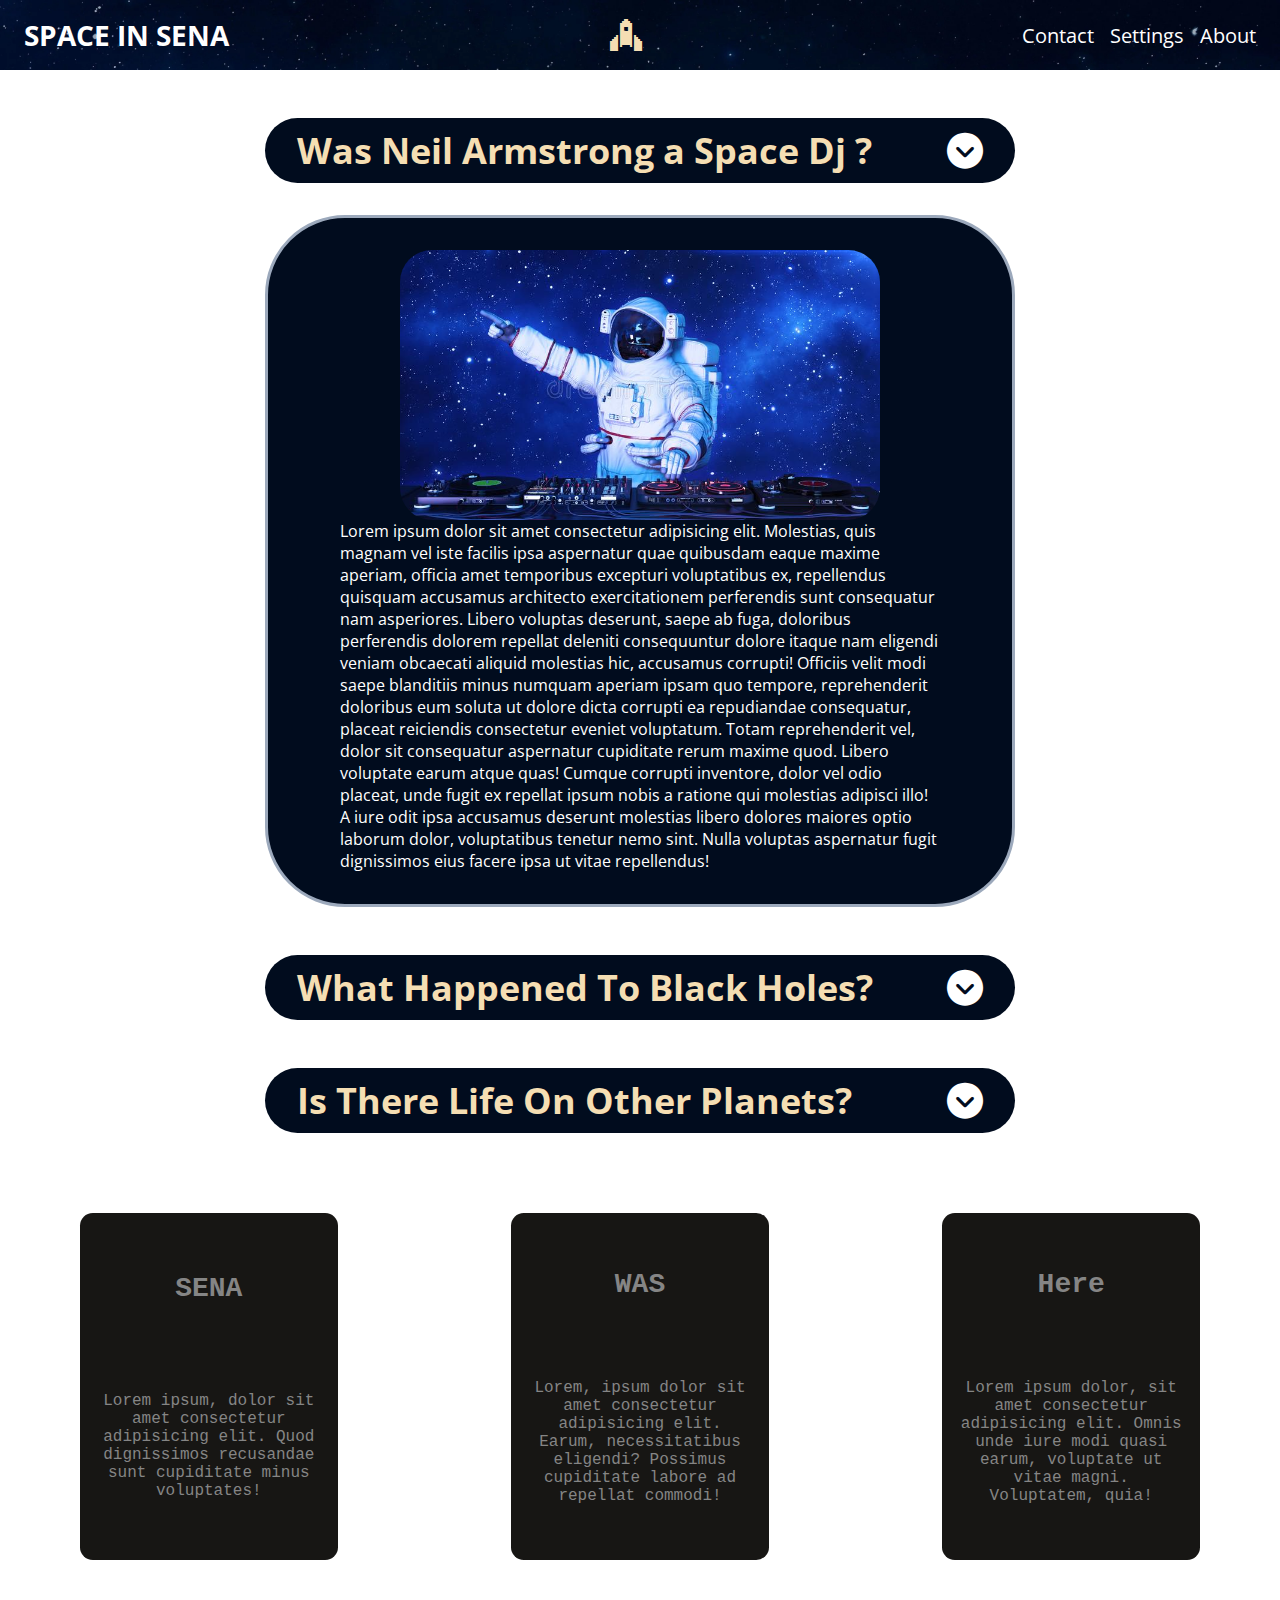
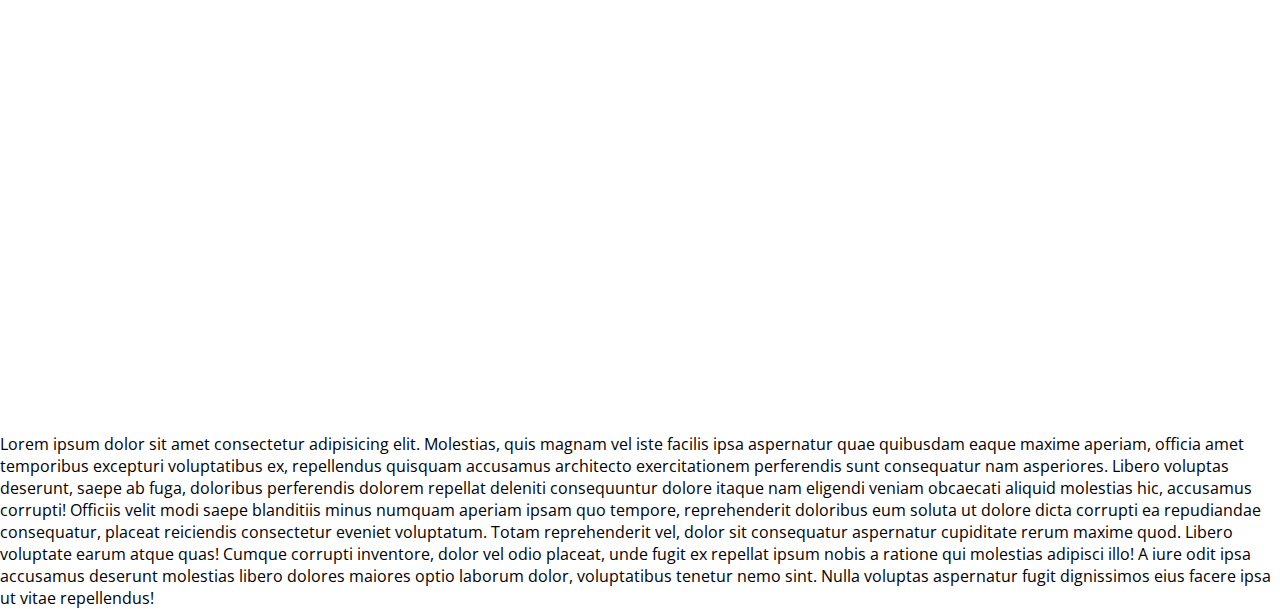
<file: sena_space/index.html>
<!DOCTYPE html>
<html lang="en">

<head>
    <meta charset="UTF-8" />
    <meta http-equiv="X-UA-Compatible" content="IE=edge" />
    <meta name="viewport" content="width=device-width, initial-scale=1.0" />
    <title>SPACE WITH SENA</title>
    <meta name="description" content="SENA ILE UZAY ZAMAN SERUVENI" />
    <link rel="preconnect" href="https://fonts.googleapis.com" />
    <link rel="preconnect" href="https://fonts.gstatic.com" crossorigin />
    <link href="https://fonts.googleapis.com/css2?family=Open+Sans:wght@400;700&display=swap" rel="stylesheet" />
    <link rel="stylesheet" href="https://cdnjs.cloudflare.com/ajax/libs/font-awesome/6.1.2/css/all.min.css" />
    <link rel="stylesheet" href="css/main.css" />
    <link rel="stylesheet" href="css/heading.css" />
    <link rel="stylesheet" href="css/global.css" />
    <script defer src="script.js"></script>
</head>

<body>
    <header class="bg-space">
        <div class="container">
            <nav id="navbar">
                <h1 class="heading-big">
                    <a class="left-top-heading" href="index.html">SPACE IN SENA</a>
                </h1>
                <a href="mainpage.html" target="_blank">
                    <i class="fa-brands fa-space-awesome"></i
          ></a>
          <ul class="heading-small">
            <li class="navbar-li"><a href="#">Contact</a></li>
            <li class="navbar-li"><a href="#">Settings</a></li>
            <li class="navbar-li"><a href="#">About</a></li>
          </ul>
        </nav>
      </div>
    </header>

    <section>
      <div class="container">
        <article class="article1">
          <h3 class="heading-xbig article-heading">
            <span>Was Neil Armstrong a Space Dj ?</span>

            <a href="#"
              ><i class="fa-solid fa-circle-chevron-down" data-number="1"></i
            ></a>
          </h3>

          <div class="img-and-text data-1">
            <img class="article-img" src="images/dj_astronaut.png" alt="" />

            <p class="article-paragraph">
              Lorem ipsum dolor sit amet consectetur adipisicing elit.
              Molestias, quis magnam vel iste facilis ipsa aspernatur quae
              quibusdam eaque maxime aperiam, officia amet temporibus excepturi
              voluptatibus ex, repellendus quisquam accusamus architecto
              exercitationem perferendis sunt consequatur nam asperiores. Libero
              voluptas deserunt, saepe ab fuga, doloribus perferendis dolorem
              repellat deleniti consequuntur dolore itaque nam eligendi veniam
              obcaecati aliquid molestias hic, accusamus corrupti! Officiis
              velit modi saepe blanditiis minus numquam aperiam ipsam quo
              tempore, reprehenderit doloribus eum soluta ut dolore dicta
              corrupti ea repudiandae consequatur, placeat reiciendis
              consectetur eveniet voluptatum. Totam reprehenderit vel, dolor sit
              consequatur aspernatur cupiditate rerum maxime quod. Libero
              voluptate earum atque quas! Cumque corrupti inventore, dolor vel
              odio placeat, unde fugit ex repellat ipsum nobis a ratione qui
              molestias adipisci illo! A iure odit ipsa accusamus deserunt
              molestias libero dolores maiores optio laborum dolor, voluptatibus
              tenetur nemo sint. Nulla voluptas aspernatur fugit dignissimos
              eius facere ipsa ut vitae repellendus!
            </p>
          </div>
        </article>

        <article class="article1">
          <h3 class="heading-xbig article-heading">
            <span>What Happened To Black Holes?</span>

            <a href="#"
              ><i class="fa-solid fa-circle-chevron-down" data-number="2"></i
            ></a>
          </h3>

          <div class="img-and-text hidden data-2">
            <img class="article-img" src="images/blackhole.gif" alt="" />

            <p class="article-paragraph">
              Lorem ipsum dolor sit amet consectetur adipisicing elit.
              Molestias, quis magnam vel iste facilis ipsa aspernatur quae
              quibusdam eaque maxime aperiam, officia amet temporibus excepturi
              voluptatibus ex, repellendus quisquam accusamus architecto
              exercitationem perferendis sunt consequatur nam asperiores. Libero
              voluptas deserunt, saepe ab fuga, doloribus perferendis dolorem
              repellat deleniti consequuntur dolore itaque nam eligendi veniam
              obcaecati aliquid molestias hic, accusamus corrupti! Officiis
              velit modi saepe blanditiis minus numquam aperiam ipsam quo
              tempore, reprehenderit doloribus eum soluta ut dolore dicta
              corrupti ea repudiandae consequatur, placeat reiciendis
              consectetur eveniet voluptatum. Totam reprehenderit vel, dolor sit
              consequatur aspernatur cupiditate rerum maxime quod. Libero
              voluptate earum atque quas! Cumque corrupti inventore, dolor vel
              odio placeat, unde fugit ex repellat ipsum nobis a ratione qui
              molestias adipisci illo! A iure odit ipsa accusamus deserunt
              molestias libero dolores maiores optio laborum dolor, voluptatibus
              tenetur nemo sint. Nulla voluptas aspernatur fugit dignissimos
              eius facere ipsa ut vitae repellendus!
            </p>
          </div>
        </article>

        <article class="article1">
          <h3 class="heading-xbig article-heading">
            <span>Is There Life On Other Planets?</span>

            <a href="#"
              ><i class="fa-solid fa-circle-chevron-down" data-number="3"></i
            ></a>
          </h3>

          <div class="img-and-text hidden data-3">
            <img class="article-img" src="images/alien.jpg" alt="" />

            <p class="article-paragraph">
              Lorem ipsum dolor sit amet consectetur adipisicing elit.
              Molestias, quis magnam vel iste facilis ipsa aspernatur quae
              quibusdam eaque maxime aperiam, officia amet temporibus excepturi
              voluptatibus ex, repellendus quisquam accusamus architecto
              exercitationem perferendis sunt consequatur nam asperiores. Libero
              voluptas deserunt, saepe ab fuga, doloribus perferendis dolorem
              repellat deleniti consequuntur dolore itaque nam eligendi veniam
              obcaecati aliquid molestias hic, accusamus corrupti! Officiis
              velit modi saepe blanditiis minus numquam aperiam ipsam quo
              tempore, reprehenderit doloribus eum soluta ut dolore dicta
              corrupti ea repudiandae consequatur, placeat reiciendis
              consectetur eveniet voluptatum. Totam reprehenderit vel, dolor sit
              consequatur aspernatur cupiditate rerum maxime quod. Libero
              voluptate earum atque quas! Cumque corrupti inventore, dolor vel
              odio placeat, unde fugit ex repellat ipsum nobis a ratione qui
              molestias adipisci illo! A iure odit ipsa accusamus deserunt
              molestias libero dolores maiores optio laborum dolor, voluptatibus
              tenetur nemo sint. Nulla voluptas aspernatur fugit dignissimos
              eius facere ipsa ut vitae repellendus!
            </p>
          </div>
        </article>
      </div>
    </section>

    <section>
      <div class="container">
        <div class="cards-body">
          <div class="cards-container">
            <div class="cards">
              <div>
                <ul>
                  <li>
                    <h4 class="heading-big">SENA</h4>
                    <p>
                      Lorem ipsum, dolor sit amet consectetur adipisicing elit.
                      Quod dignissimos recusandae sunt cupiditate minus
                      voluptates!
                    </p>
                  </li>
                  <li>
                    <h4 class="heading-big">WAS</h4>
                    <p>
                      Lorem, ipsum dolor sit amet consectetur adipisicing elit.
                      Earum, necessitatibus eligendi? Possimus cupiditate labore
                      ad repellat commodi!
                    </p>
                  </li>
                  <li>
                    <h4 class="heading-big">Here</h4>
                    <p>
                      Lorem ipsum dolor, sit amet consectetur adipisicing elit.
                      Omnis unde iure modi quasi earum, voluptate ut vitae
                      magni. Voluptatem, quia!
                    </p>
                  </li>
                </ul>
              </div>
            </div>
          </div>
        </div>
      </div>
    </section>

    <div>
      <p class="sena">
        Lorem ipsum dolor sit amet consectetur adipisicing elit. Molestias, quis
        magnam vel iste facilis ipsa aspernatur quae quibusdam eaque maxime
        aperiam, officia amet temporibus excepturi voluptatibus ex, repellendus
        quisquam accusamus architecto exercitationem perferendis sunt
        consequatur nam asperiores. Libero voluptas deserunt, saepe ab fuga,
        doloribus perferendis dolorem repellat deleniti consequuntur dolore
        itaque nam eligendi veniam obcaecati aliquid molestias hic, accusamus
        corrupti! Officiis velit modi saepe blanditiis minus numquam aperiam
        ipsam quo tempore, reprehenderit doloribus eum soluta ut dolore dicta
        corrupti ea repudiandae consequatur, placeat reiciendis consectetur
        eveniet voluptatum. Totam reprehenderit vel, dolor sit consequatur
        aspernatur cupiditate rerum maxime quod. Libero voluptate earum atque
        quas! Cumque corrupti inventore, dolor vel odio placeat, unde fugit ex
        repellat ipsum nobis a ratione qui molestias adipisci illo! A iure odit
        ipsa accusamus deserunt molestias libero dolores maiores optio laborum
        dolor, voluptatibus tenetur nemo sint. Nulla voluptas aspernatur fugit
        dignissimos eius facere ipsa ut vitae repellendus!
      </p>
    </div>
  </body>
</html>
</file>
<file: sena_space/css/main.css>
* {
    margin: 0;
    padding: 0;
    box-sizing: border-box;
}

html {
    font-family: "Open Sans", "sans-serif";
}

#navbar {
    display: flex;
    justify-content: space-between;
    align-items: center;
}

#navbar ul {
    display: flex;
    justify-content: space-between;
    align-items: center;
    list-style: none;
}

article {
    padding-top: 3rem;
}
</file>
<file: sena_space/css/heading.css>
.heading-small{
    font-size: 1.25rem;
}

.heading-medium{
    font-size: 1.5rem;
}

.heading-big{
    font-size: 1.75rem;
}

.heading-xbig{
    font-size: 2.25rem;
}
</file>
<file: sena_space/css/global.css>
.navbar-li:hover {
    display: none;
    display: inline;
    background-color: rgba(62, 112, 96, 0.7);
    border-radius: 0.3rem;
}

.navbar-li a {
    text-decoration: none;
    color: white;
    padding: 0.5rem;
}

.bg-space {
    background-image: url(../images/space.png);
    background-size: cover;
    color: white;
    padding: 1rem;
}

.container {
    max-width: 1300px;
    margin: 0 auto;
}

.container-main {
    max-width: 600px;
    margin: 0 auto;
}

.main-page-header {
    font-size: 5rem;
    color: white;
    text-align: center;
}

.fa-brands {
    font-size: xx-large;
    text-decoration: none;
    color: wheat;
    transition: 0.2s;
}

.fa-brands:hover {
    color: aquamarine;
    font-size: 70px;
}

.fa-solid {
    color: white;
}

.fa-solid:hover {
    color: aquamarine;
}

.article-img {
    display: flex;
    justify-content: center;
    max-width: 30rem;
    height: auto;
    margin: auto;
    border-radius: 2rem;
}

.left-top-heading {
    text-decoration: none;
    color: white;
    padding: 0.5rem;
}

.left-top-heading:hover {
    color: aquamarine;
}

.article-heading {
    text-align: center;
    background-color: #010c1e;
    color: wheat;
    display: flex;
    justify-content: space-between;
    align-items: center;
    padding: 0.5rem 2rem;
    border-radius: 10rem;
}

.article1 {
    max-width: 750px;
    margin: 0 auto;
    border-radius: 2rem;
}

.article-main {
    max-width: 600px;
    margin: 0 auto;
    border-radius: 2rem;
}

.hidden {
    display: none;
}

.img-and-text {
    margin-top: 2rem;
    border: solid;
    border-color: #9CA9BC;
    padding: 2rem;
    border-radius: 5rem;
    color: white;
    background-color: #010C1E;
}

.article-paragraph {
    max-width: 600px;
    margin: 0 auto;
}

.main-page-video {
    width: 500px;
    height: auto;
    margin: 0 auto;
}

.cards div ul {
    display: flex;
    justify-content: space-between;
    padding: 5rem;
}

.cards-body {
    display: grid;
    height: 100vh;
    font-family: 'Courier New', Courier, monospace;
}

.cards ul li::before {
    content: "";
    position: absolute;
    width: 450px;
    height: 35px;
    top: 0;
    right: 35px;
    transition: 1.9s;
    background: linear-gradient(50deg, #00ff59, #02b3ff);
    transform: rotate(-45deg) translate(0, -100px)
}

.cards-container ul li {
    place-items: center;
    display: grid;
    position: relative;
    width: 33%;
    height: 355px;
    border-radius: 1em;
    background: linear-gradient(50deg, #2a5a3b, #1e4886);
    overflow: hidden;
}

.cards div ul li {
    display: grid;
    place-items: center;
    width: 23%;
    height: 347px;
    background: #171614;
    border-radius: 0.8em;
    z-index: 1;
    color: #858585;
    overflow: hidden;
    padding: 1em;
    text-align: center;
    cursor: pointer;
    transition: .5s ease;
}

@media only screen and (max-width: 1000px) {
    .cards div ul li {
        width: 40%;
        margin-bottom: 20px;
        margin-left: 20px;
    }
}

@media only screen and (max-width: 600px) {
    .cards div ul {
        display: block;
    }
    .cards div ul li {
        width: 90%;
        margin-bottom: 20px;
    }
}

.cards div ul li:hover {
    color: #fff;
}

.cards div ul li:hover::before {
    animation: effect 1.9s;
}

@keyframes effect {
    100% {
        transform: rotate(-45deg) translate(0, 450px);
    }
}

.sena:hover {
    background: linear-gradient(50deg, #2a5a3b, #1e4886);
    font-size: large;
}
</file>
